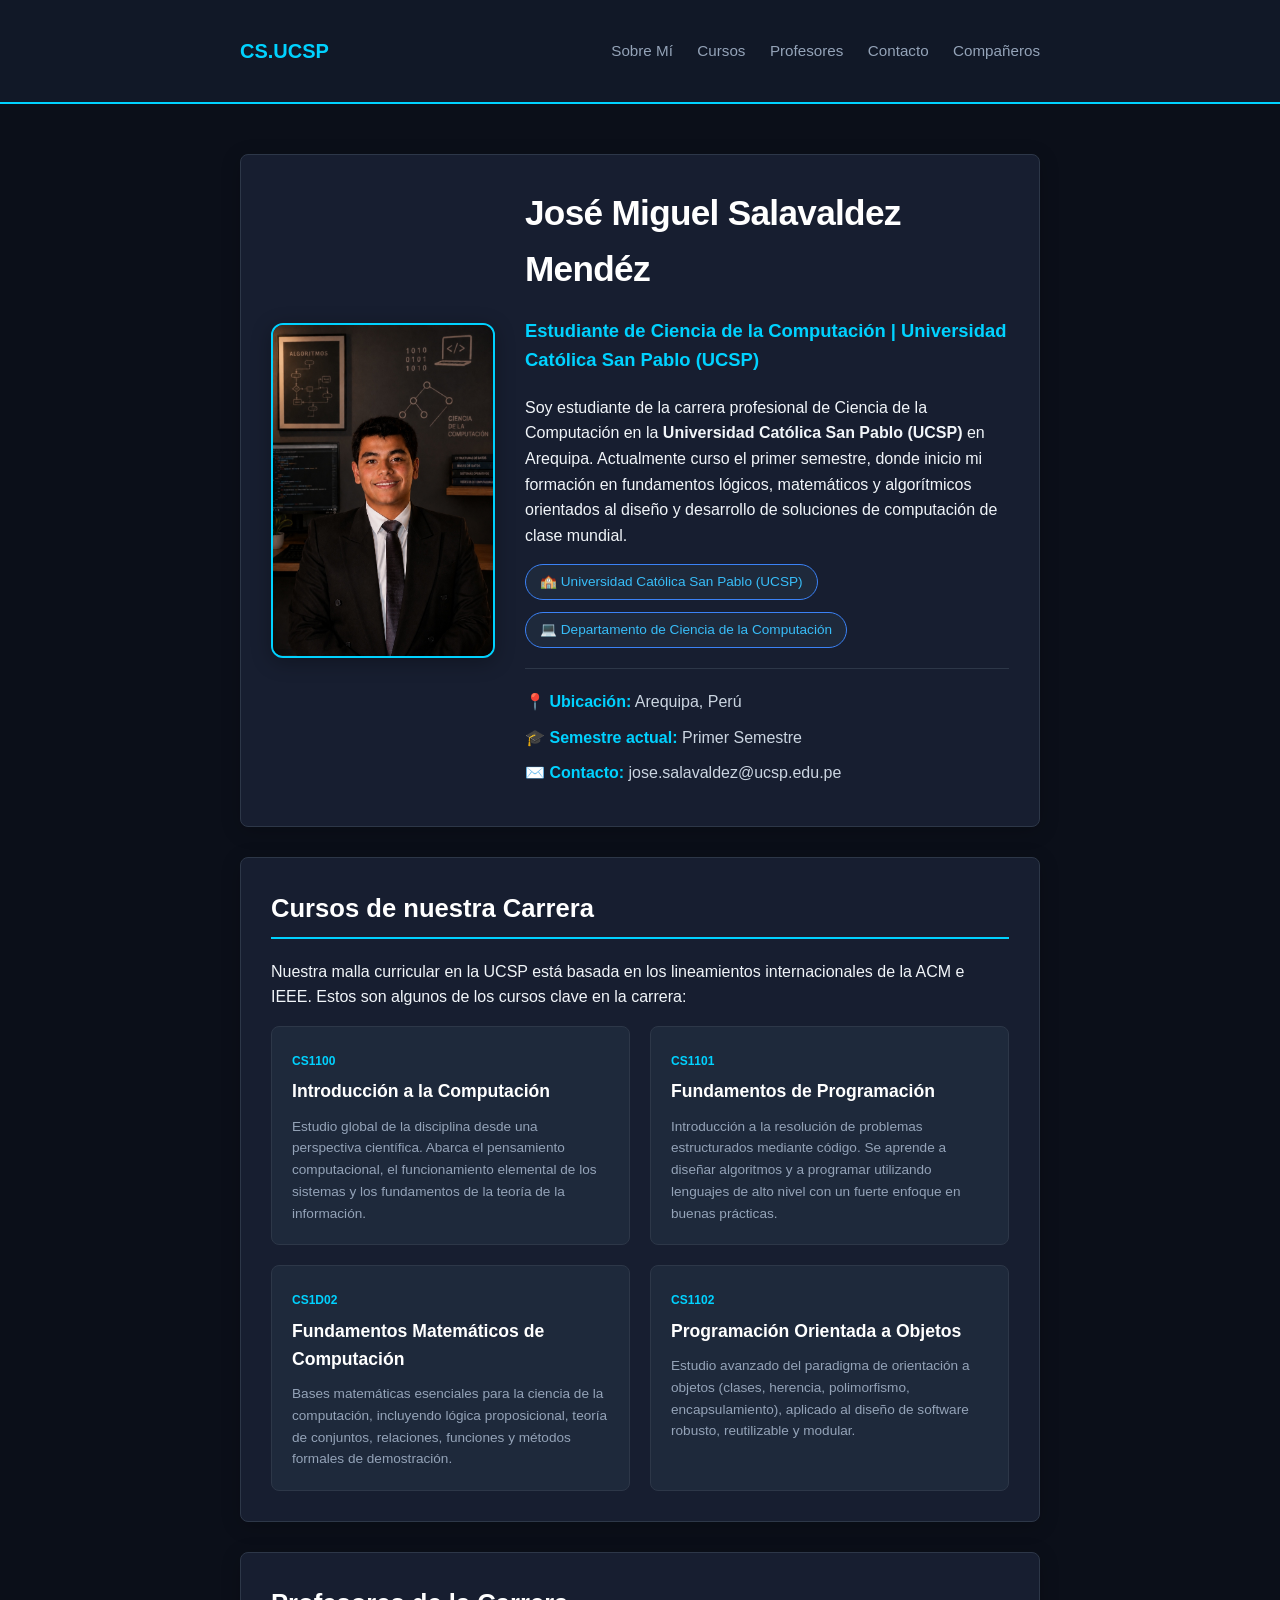
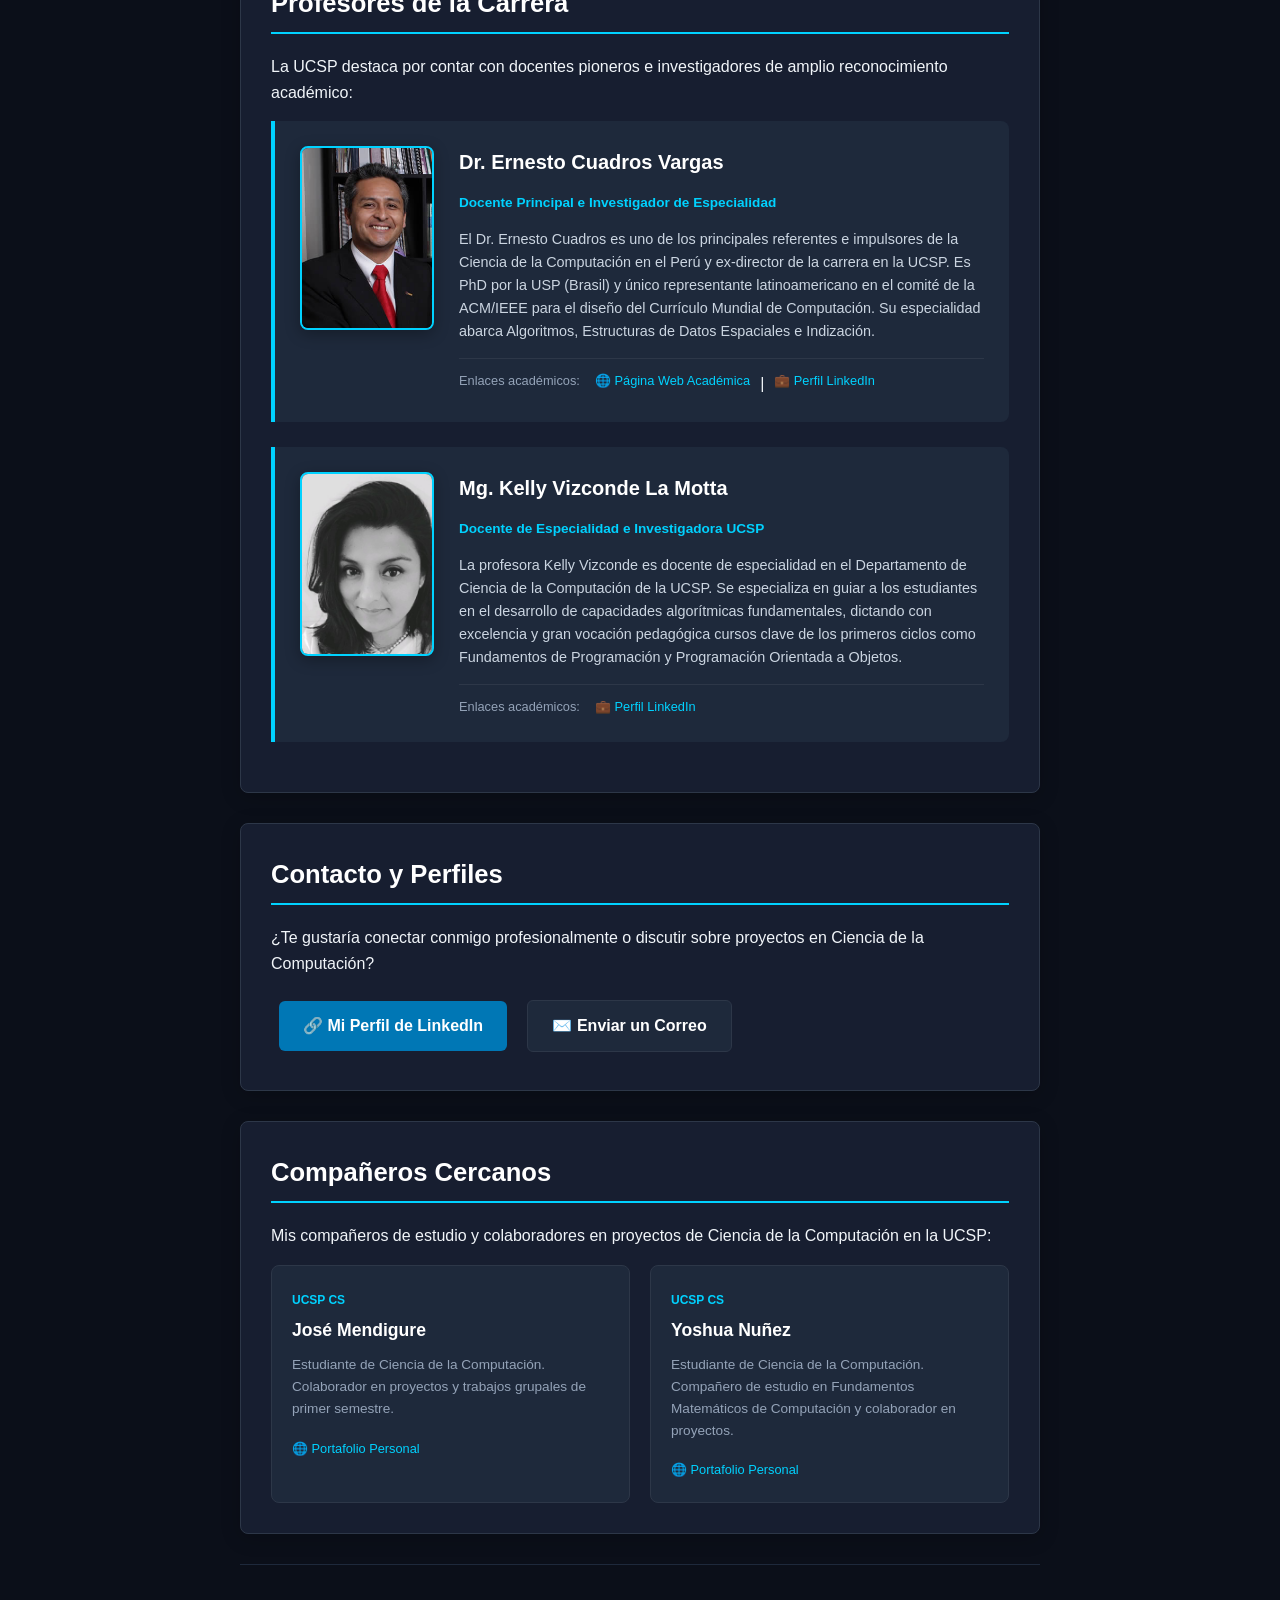
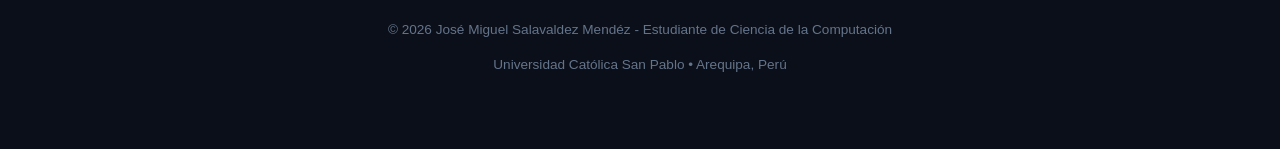
<file: index.html>
<!DOCTYPE html>
<html lang="es">

<head>
    <meta charset="UTF-8">
    <meta name="viewport" content="width=device-width, initial-scale=1.0">
    <title>José Miguel Salavaldez Méndez - Curriculum & Portafolio</title>
    <meta name="description"
        content="Sitio web oficial de José Miguel Salavaldez Méndez. Currículum profesional, proyectos y portafolio académico de la Universidad Católica San Pablo.">
    <!-- Enlace al archivo CSS de Tema Oscuro y Azul Eléctrico -->
    <link rel="stylesheet" href="styles.css">
</head>

<body>

    <!-- CABECERA Y NAVEGACIÓN -->
    <header>
        <div class="container nav-wrapper">
            <div class="logo">CS.UCSP</div>
            <nav>
                <a href="#about">Sobre Mí</a>
                <a href="#courses">Cursos</a>
                <a href="#professors">Profesores</a>
                <a href="#contact">Contacto</a>
                <a href="#peers">Compañeros</a>
            </nav>
        </div>
    </header>

    <div class="container">

        <!-- PRESENTACIÓN / DATOS PERSONALES -->
        <section class="profile-section animate-fade-in" id="about">
            <div class="profile-container">

                <!-- Portrait Image Column (First Impression on Left on Desktop, Top on Mobile) -->
                <div class="profile-image-wrapper animate-fade-in delay-200">
                    <img src="profile.jpg" alt="José Miguel Salavaldez Mendéz" class="profile-image">
                </div>

                <!-- Text Column -->
                <div class="profile-text">
                    <h1 class="profile-title animate-fade-in delay-100">José Miguel Salavaldez Mendéz</h1>
                    <p class="profile-subtitle animate-fade-in delay-200">Estudiante de Ciencia de la Computación |
                        Universidad Católica San Pablo (UCSP)</p>

                    <p class="animate-fade-in delay-300">
                        Soy estudiante de la carrera profesional de Ciencia de la Computación en la <strong>Universidad
                            Católica San Pablo (UCSP)</strong> en Arequipa. Actualmente curso el primer semestre, donde
                        inicio mi formación en fundamentos lógicos, matemáticos y algorítmicos orientados al diseño y
                        desarrollo de soluciones de computación de clase mundial.
                    </p>

                    <!-- ENLACES INSTITUCIONALES -->
                    <div class="quick-links animate-fade-in delay-400">
                        <a href="https://ucsp.edu.pe/" target="_blank" rel="noopener noreferrer" class="link-tag">🏫
                            Universidad Católica San Pablo (UCSP)</a>
                        <a href="https://dc.ucsp.edu.pe/pregrado/" target="_blank" rel="noopener noreferrer"
                            class="link-tag">💻 Departamento de Ciencia de la Computación</a>
                    </div>

                    <ul class="profile-details animate-fade-in delay-500">
                        <li>📍 <strong>Ubicación:</strong> Arequipa, Perú</li>
                        <li>🎓 <strong>Semestre actual:</strong> Primer Semestre</li>
                        <li>✉️ <strong>Contacto:</strong> jose.salavaldez@ucsp.edu.pe</li>
                    </ul>
                </div>

            </div>
        </section>

        <!-- CURSOS DE LA CARRERA -->
        <section id="courses" class="animate-fade-in delay-100">
            <h2 class="animate-slide-left">Cursos de nuestra Carrera</h2>
            <p class="animate-fade-in delay-200">Nuestra malla curricular en la UCSP está basada en los lineamientos
                internacionales de la ACM e IEEE. Estos son algunos de los cursos clave en la carrera:</p>

            <div class="courses-list">
                <!-- Curso 1 -->
                <div class="course-card animate-fade-in delay-300">
                    <span class="course-code">CS1100</span>
                    <h3 class="course-title">Introducción a la Computación</h3>
                    <p class="course-desc">Estudio global de la disciplina desde una perspectiva científica. Abarca el
                        pensamiento computacional, el funcionamiento elemental de los sistemas y los fundamentos de la
                        teoría de la información.</p>
                </div>

                <!-- Curso 2 -->
                <div class="course-card animate-fade-in delay-400">
                    <span class="course-code">CS1101</span>
                    <h3 class="course-title">Fundamentos de Programación</h3>
                    <p class="course-desc">Introducción a la resolución de problemas estructurados mediante código. Se
                        aprende a diseñar algoritmos y a programar utilizando lenguajes de alto nivel con un fuerte
                        enfoque en buenas prácticas.</p>
                </div>

                <!-- Curso 3 -->
                <div class="course-card animate-fade-in delay-500">
                    <span class="course-code">CS1D02</span>
                    <h3 class="course-title">Fundamentos Matemáticos de Computación</h3>
                    <p class="course-desc">Bases matemáticas esenciales para la ciencia de la computación, incluyendo
                        lógica proposicional, teoría de conjuntos, relaciones, funciones y métodos formales de
                        demostración.</p>
                </div>

                <!-- Curso 4 -->
                <div class="course-card animate-fade-in delay-600">
                    <span class="course-code">CS1102</span>
                    <h3 class="course-title">Programación Orientada a Objetos</h3>
                    <p class="course-desc">Estudio avanzado del paradigma de orientación a objetos (clases, herencia,
                        polimorfismo, encapsulamiento), aplicado al diseño de software robusto, reutilizable y modular.
                    </p>
                </div>
            </div>
        </section>

        <!-- PROFESORES -->
        <section id="professors" class="animate-fade-in delay-200">
            <h2 class="animate-slide-left">Profesores de la Carrera</h2>
            <p class="animate-fade-in delay-300">La UCSP destaca por contar con docentes pioneros e investigadores de
                amplio reconocimiento académico:</p>

            <!-- Profesor Destacado: Ernesto Cuadros Vargas -->
            <div class="professor-card animate-fade-in delay-400">
                <div class="prof-container">

                    <!-- Portrait Image Column -->
                    <div class="prof-image-wrapper">
                        <img src="ernesto.png" alt="Dr. Ernesto Cuadros Vargas" class="prof-card-image">
                    </div>

                    <!-- Biography and Links Column -->
                    <div class="prof-details-content">
                        <h3 class="professor-name">Dr. Ernesto Cuadros Vargas</h3>
                        <p class="professor-role">Docente Principal e Investigador de Especialidad</p>
                        <p class="professor-bio">
                            El Dr. Ernesto Cuadros es uno de los principales referentes e impulsores de la Ciencia de la
                            Computación en el Perú y ex-director de la carrera en la UCSP. Es PhD por la USP (Brasil) y
                            único representante latinoamericano en el comité de la ACM/IEEE para el diseño del Currículo
                            Mundial de Computación. Su especialidad abarca Algoritmos, Estructuras de Datos Espaciales e
                            Indización.
                        </p>

                        <!-- Enlaces del Profesor Ernesto Cuadros Vargas -->
                        <div class="prof-links">
                            <span style="font-size: 0.8rem; color: #94a3b8; margin-right: 5px;">Enlaces
                                académicos:</span>
                            <a href="http://socios.spc.org.pe/ecuadros/" target="_blank" rel="noopener noreferrer"
                                class="prof-link">🌐 Página Web Académica</a> |
                            <a href="https://www.linkedin.com/in/ecuadrosv/" target="_blank" rel="noopener noreferrer"
                                class="prof-link">💼 Perfil LinkedIn</a>
                        </div>
                    </div>

                </div>
            </div>

            <!-- Profesora: Kelly Vizconde -->
            <div class="professor-card animate-fade-in delay-500" style="margin-top: 25px;">
                <div class="prof-container">

                    <!-- Portrait Image Column -->
                    <div class="prof-image-wrapper">
                        <img src="kelly.png" alt="Mg. Kelly Vizconde La Motta" class="prof-card-image">
                    </div>

                    <!-- Biography and Links Column -->
                    <div class="prof-details-content">
                        <h3 class="professor-name">Mg. Kelly Vizconde La Motta</h3>
                        <p class="professor-role">Docente de Especialidad e Investigadora UCSP</p>
                        <p class="professor-bio">
                            La profesora Kelly Vizconde es docente de especialidad en el Departamento de Ciencia de la
                            Computación de la UCSP. Se especializa en guiar a los estudiantes en el desarrollo de
                            capacidades algorítmicas fundamentales, dictando con excelencia y gran vocación pedagógica
                            cursos clave de los primeros ciclos como Fundamentos de Programación y Programación
                            Orientada a Objetos.
                        </p>

                        <!-- Enlaces de la Profesora Kelly Vizconde -->
                        <div class="prof-links">
                            <span style="font-size: 0.8rem; color: #94a3b8; margin-right: 5px;">Enlaces
                                académicos:</span>
                            <a href="https://www.linkedin.com/in/kelly-vizconde-la-motta-3a57a4143/" target="_blank"
                                rel="noopener noreferrer" class="prof-link">💼 Perfil LinkedIn</a>
                        </div>
                    </div>

                </div>
            </div>
        </section>

        <!-- CONTACTO / ENLACES -->
        <section id="contact" class="linkedin-section animate-fade-in delay-300">
            <h2 class="animate-slide-left">Contacto y Perfiles</h2>
            <p class="animate-fade-in delay-400">¿Te gustaría conectar conmigo profesionalmente o discutir sobre
                proyectos en Ciencia de la Computación?</p>

            <a href="https://www.linkedin.com/in/jos%C3%A9-miguel-salavaldez-mendez-4b1811326/" target="_blank"
                rel="noopener noreferrer" class="btn-linkedin animate-fade-in delay-500">🔗 Mi Perfil de LinkedIn</a>
            <a href="mailto:jose.salavaldez@ucsp.edu.pe" class="btn-email animate-fade-in delay-500">✉️ Enviar un
                Correo</a>
        </section>

        <!-- COMPAÑEROS CERCANOS -->
        <section id="peers" class="animate-fade-in delay-300">
            <h2 class="animate-slide-left">Compañeros Cercanos</h2>
            <p class="animate-fade-in delay-100">Mis compañeros de estudio y colaboradores en proyectos de Ciencia de la
                Computación en la UCSP:</p>

            <div class="courses-list">
                <!-- Compañero 1 -->
                <div class="course-card animate-fade-in delay-200">
                    <span class="course-code">UCSP CS</span>
                    <h3 class="course-title">José Mendigure</h3>
                    <p class="course-desc">Estudiante de Ciencia de la Computación. Colaborador en proyectos y trabajos
                        grupales de primer semestre.</p>
                    <div style="margin-top: 15px;">
                        <a href="https://j0sm160.github.io/" target="_blank" rel="noopener noreferrer"
                            class="prof-link">🌐 Portafolio Personal</a>
                    </div>
                </div>

                <!-- Compañero 2 -->
                <div class="course-card animate-fade-in delay-300">
                    <span class="course-code">UCSP CS</span>
                    <h3 class="course-title">Yoshua Nuñez</h3>
                    <p class="course-desc">Estudiante de Ciencia de la Computación. Compañero de estudio en Fundamentos
                        Matemáticos de Computación y colaborador en proyectos.</p>
                    <div style="margin-top: 15px;">
                        <a href="https://ackyul.github.io/yoshuanunez.github.io/" target="_blank"
                            rel="noopener noreferrer" class="prof-link">🌐 Portafolio Personal</a>
                    </div>
                </div>
            </div>
        </section>

        <!-- PIE DE PÁGINA -->
        <footer class="animate-fade-in delay-400">
            <p>&copy; 2026 José Miguel Salavaldez Mendéz - Estudiante de Ciencia de la Computación</p>
            <p>Universidad Católica San Pablo • Arequipa, Perú</p>
        </footer>

    </div>

</body>

</html>
</file>
<file: styles.css>
/* 
   ==========================================================================
   PÁGINA WEB PERSONAL - JOSÉ MIGUEL SALAVALDEZ MENDÉZ
   Tema Oscuro Elegante con Azul Eléctrico (Simple, Moderno y Fluido)
   ========================================================================== 
*/

/* Configuración básica y tipografía */
body {
    font-family: -apple-system, BlinkMacSystemFont, "Segoe UI", Roboto, Helvetica, Arial, sans-serif;
    color: #f1f5f9;
    background-color: #0b0f19;
    line-height: 1.6;
    margin: 0;
    padding: 0;
    overflow-x: hidden;
}

/* Contenedor centralizado */
.container {
    max-width: 800px;
    margin: 0 auto;
    padding: 20px;
}

/* ==========================================================================
   ANIMACIONES CSS (MICRO-MOVIMIENTO Y COHERENCIA VISUAL)
   ========================================================================== */

@keyframes fadeInUp {
    from {
        opacity: 0;
        transform: translateY(24px);
    }

    to {
        opacity: 1;
        transform: translateY(0);
    }
}

@keyframes slideInLeft {
    from {
        opacity: 0;
        transform: translateX(-30px);
    }

    to {
        opacity: 1;
        transform: translateX(0);
    }
}

@keyframes glowPulse {

    0%,
    100% {
        text-shadow: 0 0 8px rgba(0, 210, 255, 0.2), 0 0 15px rgba(0, 210, 255, 0.1);
    }

    50% {
        text-shadow: 0 0 15px rgba(0, 210, 255, 0.5), 0 0 25px rgba(0, 210, 255, 0.3);
        color: #5ce6ff;
    }
}

/* Clases base de animación para el contenido */
.animate-fade-in {
    opacity: 0;
    animation: fadeInUp 0.8s cubic-bezier(0.16, 1, 0.3, 1) forwards;
}

.animate-slide-left {
    opacity: 0;
    animation: slideInLeft 0.8s cubic-bezier(0.16, 1, 0.3, 1) forwards;
}

/* Tiempos de retraso escalonados (staggered delay) */
.delay-100 {
    animation-delay: 0.1s;
}

.delay-200 {
    animation-delay: 0.2s;
}

.delay-300 {
    animation-delay: 0.3s;
}

.delay-400 {
    animation-delay: 0.4s;
}

.delay-500 {
    animation-delay: 0.5s;
}

.delay-600 {
    animation-delay: 0.6s;
}

.delay-700 {
    animation-delay: 0.7s;
}

/* ==========================================================================
   CABECERA Y NAVEGACIÓN
   ========================================================================== */
header {
    background-color: #111827;
    border-bottom: 2px solid #00d2ff;
    padding: 15px 0;
    position: sticky;
    top: 0;
    z-index: 100;
}

.nav-wrapper {
    display: flex;
    justify-content: space-between;
    align-items: center;
}

.logo {
    font-weight: bold;
    font-size: 1.25rem;
    color: #00d2ff;
    animation: glowPulse 3s infinite ease-in-out;
}

nav a {
    color: #94a3b8;
    text-decoration: none;
    margin-left: 20px;
    font-size: 0.95rem;
    font-weight: 500;
    transition: color 0.25s ease, transform 0.25s ease;
    display: inline-block;
}

nav a:hover {
    color: #00d2ff;
    transform: translateY(-2px);
}

/* ==========================================================================
   PERFIL Y PRESENTACIÓN
   ========================================================================== */
.profile-section {
    background-color: #171e30;
    border: 1px solid #2d3748;
    border-radius: 8px;
    padding: 30px;
    margin-top: 30px;
    margin-bottom: 30px;
    box-shadow: 0 4px 20px rgba(0, 0, 0, 0.2);
}

.profile-container {
    display: flex;
    gap: 30px;
    align-items: center;
}

.profile-text {
    flex: 1;
}

.profile-image-wrapper {
    flex-shrink: 0;
    width: 220px;
    border-radius: 12px;
    overflow: hidden;
    border: 2px solid #00d2ff;
    box-shadow: 0 4px 20px rgba(0, 0, 0, 0.3);
    transition: all 0.3s cubic-bezier(0.16, 1, 0.3, 1);
}

.profile-image-wrapper:hover {
    transform: scale(1.03) translateY(-4px);
    box-shadow: 0 8px 25px rgba(0, 210, 255, 0.3);
    border-color: #5ce6ff;
}

.profile-image {
    width: 100%;
    display: block;
    object-fit: cover;
}

@media (max-width: 768px) {
    .profile-container {
        flex-direction: column;
        text-align: center;
    }
    
    .profile-image-wrapper {
        width: 180px;
        margin-bottom: 20px;
    }
    
    .quick-links {
        justify-content: center;
    }
}

.profile-title {
    color: #ffffff;
    margin-top: 0;
    margin-bottom: 5px;
    font-size: 2.2rem;
    letter-spacing: -0.02em;
}

.profile-subtitle {
    color: #00d2ff;
    font-size: 1.15rem;
    font-weight: 600;
    margin-bottom: 20px;
}

.profile-details {
    list-style: none;
    padding: 0;
    margin: 20px 0 0 0;
    border-top: 1px solid #2d3748;
    padding-top: 20px;
}

.profile-details li {
    margin-bottom: 10px;
    color: #cbd5e1;
    transition: transform 0.2s ease;
}

.profile-details li:hover {
    transform: translateX(5px);
}

.profile-details strong {
    color: #00d2ff;
}

/* ==========================================================================
   SECCIONES Y TARJETAS
   ========================================================================== */
section {
    background-color: #171e30;
    border: 1px solid #2d3748;
    border-radius: 8px;
    padding: 30px;
    margin-bottom: 30px;
    box-shadow: 0 4px 20px rgba(0, 0, 0, 0.2);
}

section h2 {
    color: #ffffff;
    border-bottom: 2px solid #00d2ff;
    padding-bottom: 8px;
    margin-top: 0;
    margin-bottom: 20px;
    font-size: 1.6rem;
}

/* Enlaces institucionales rápidos */
.quick-links {
    display: flex;
    flex-wrap: wrap;
    gap: 12px;
    margin-top: 15px;
}

.link-tag {
    background-color: #1e293b;
    border: 1px solid #3b82f6;
    color: #38bdf8;
    padding: 6px 14px;
    border-radius: 20px;
    font-size: 0.85rem;
    font-weight: 500;
    text-decoration: none;
    transition: all 0.3s cubic-bezier(0.16, 1, 0.3, 1);
}

.link-tag:hover {
    background-color: #00d2ff;
    color: #0b0f19;
    border-color: #00d2ff;
    transform: translateY(-2px);
    box-shadow: 0 4px 12px rgba(0, 210, 255, 0.25);
}

/* Listado de Cursos */
.courses-list {
    display: grid;
    grid-template-columns: 1fr 1fr;
    gap: 20px;
}

@media (max-width: 600px) {
    .courses-list {
        grid-template-columns: 1fr;
    }
}

.course-card {
    background-color: #1e293b;
    border: 1px solid #2d3748;
    border-radius: 8px;
    padding: 20px;
    transition: all 0.3s cubic-bezier(0.16, 1, 0.3, 1);
}

.course-card:hover {
    border-color: #00d2ff;
    transform: translateY(-4px);
    box-shadow: 0 6px 15px rgba(0, 210, 255, 0.1);
}

.course-code {
    font-size: 0.75rem;
    font-weight: bold;
    color: #00d2ff;
    text-transform: uppercase;
}

.course-title {
    color: #ffffff;
    margin: 5px 0 10px 0;
    font-size: 1.1rem;
}

.course-desc {
    font-size: 0.85rem;
    color: #94a3b8;
    margin: 0;
}

/* Sección de Profesor Especial: Ernesto Cuadros */
.professor-card {
    border-left: 4px solid #00d2ff;
    background-color: #1e293b;
    padding: 25px;
    border-radius: 0 8px 8px 0;
    margin-bottom: 20px;
    transition: all 0.3s cubic-bezier(0.16, 1, 0.3, 1);
}

.professor-card:hover {
    box-shadow: 0 8px 25px rgba(0, 210, 255, 0.15);
    transform: translateY(-2px);
}

.prof-container {
    display: flex;
    gap: 25px;
    align-items: flex-start;
}

.prof-image-wrapper {
    flex-shrink: 0;
    width: 130px;
    height: 180px;
    border-radius: 8px;
    overflow: hidden;
    border: 2px solid #00d2ff;
    box-shadow: 0 4px 15px rgba(0, 0, 0, 0.3);
    transition: all 0.3s cubic-bezier(0.16, 1, 0.3, 1);
}

.prof-image-wrapper:hover {
    transform: scale(1.04) translateY(-2px);
    box-shadow: 0 6px 20px rgba(0, 210, 255, 0.25);
    border-color: #5ce6ff;
}

.prof-card-image {
    width: 100%;
    height: 100%;
    object-fit: cover;
    display: block;
}

.prof-details-content {
    flex: 1;
}

.professor-name {
    color: #ffffff;
    margin-top: 0;
    margin-bottom: 5px;
    font-size: 1.25rem;
}

.professor-role {
    font-size: 0.85rem;
    color: #00d2ff;
    font-weight: bold;
    margin-bottom: 12px;
}

.professor-bio {
    font-size: 0.9rem;
    color: #cbd5e1;
    margin-bottom: 15px;
}

.prof-links {
    display: flex;
    flex-wrap: wrap;
    gap: 10px;
    border-top: 1px solid #2d3748;
    padding-top: 12px;
}

.prof-link {
    font-size: 0.8rem;
    color: #00d2ff;
    text-decoration: none;
    transition: color 0.2s ease, transform 0.2s ease;
}

.prof-link:hover {
    text-decoration: underline;
    color: #5ce6ff;
}

@media (max-width: 600px) {
    .prof-container {
        flex-direction: column;
        align-items: center;
        text-align: center;
    }
    
    .prof-image-wrapper {
        margin-bottom: 15px;
        width: 110px;
        height: 150px;
    }
    
    .prof-links {
        justify-content: center;
    }
}

/* Enlaces de Contacto Principal */
.contact-section {
    text-align: center;
}

.btn-linkedin {
    display: inline-block;
    background-color: #0077b5;
    color: #ffffff;
    padding: 12px 24px;
    text-decoration: none;
    border-radius: 6px;
    font-weight: bold;
    margin: 8px;
    font-size: 1rem;
    transition: all 0.3s cubic-bezier(0.16, 1, 0.3, 1);
}

.btn-linkedin:hover {
    background-color: #005987;
    transform: translateY(-2px);
    box-shadow: 0 4px 15px rgba(0, 119, 181, 0.4);
}

.btn-email {
    display: inline-block;
    background-color: #1e293b;
    border: 1px solid #2d3748;
    color: #ffffff;
    padding: 12px 24px;
    text-decoration: none;
    border-radius: 6px;
    font-weight: bold;
    margin: 8px;
    font-size: 1rem;
    transition: all 0.3s cubic-bezier(0.16, 1, 0.3, 1);
}

.btn-email:hover {
    background-color: #2d3748;
    border-color: #00d2ff;
    transform: translateY(-2px);
    box-shadow: 0 4px 15px rgba(0, 210, 255, 0.15);
}

/* Pie de Página */
footer {
    text-align: center;
    padding: 40px 20px;
    color: #64748b;
    font-size: 0.85rem;
    border-top: 1px solid #1e293b;
    margin-top: 20px;
}
</file>
